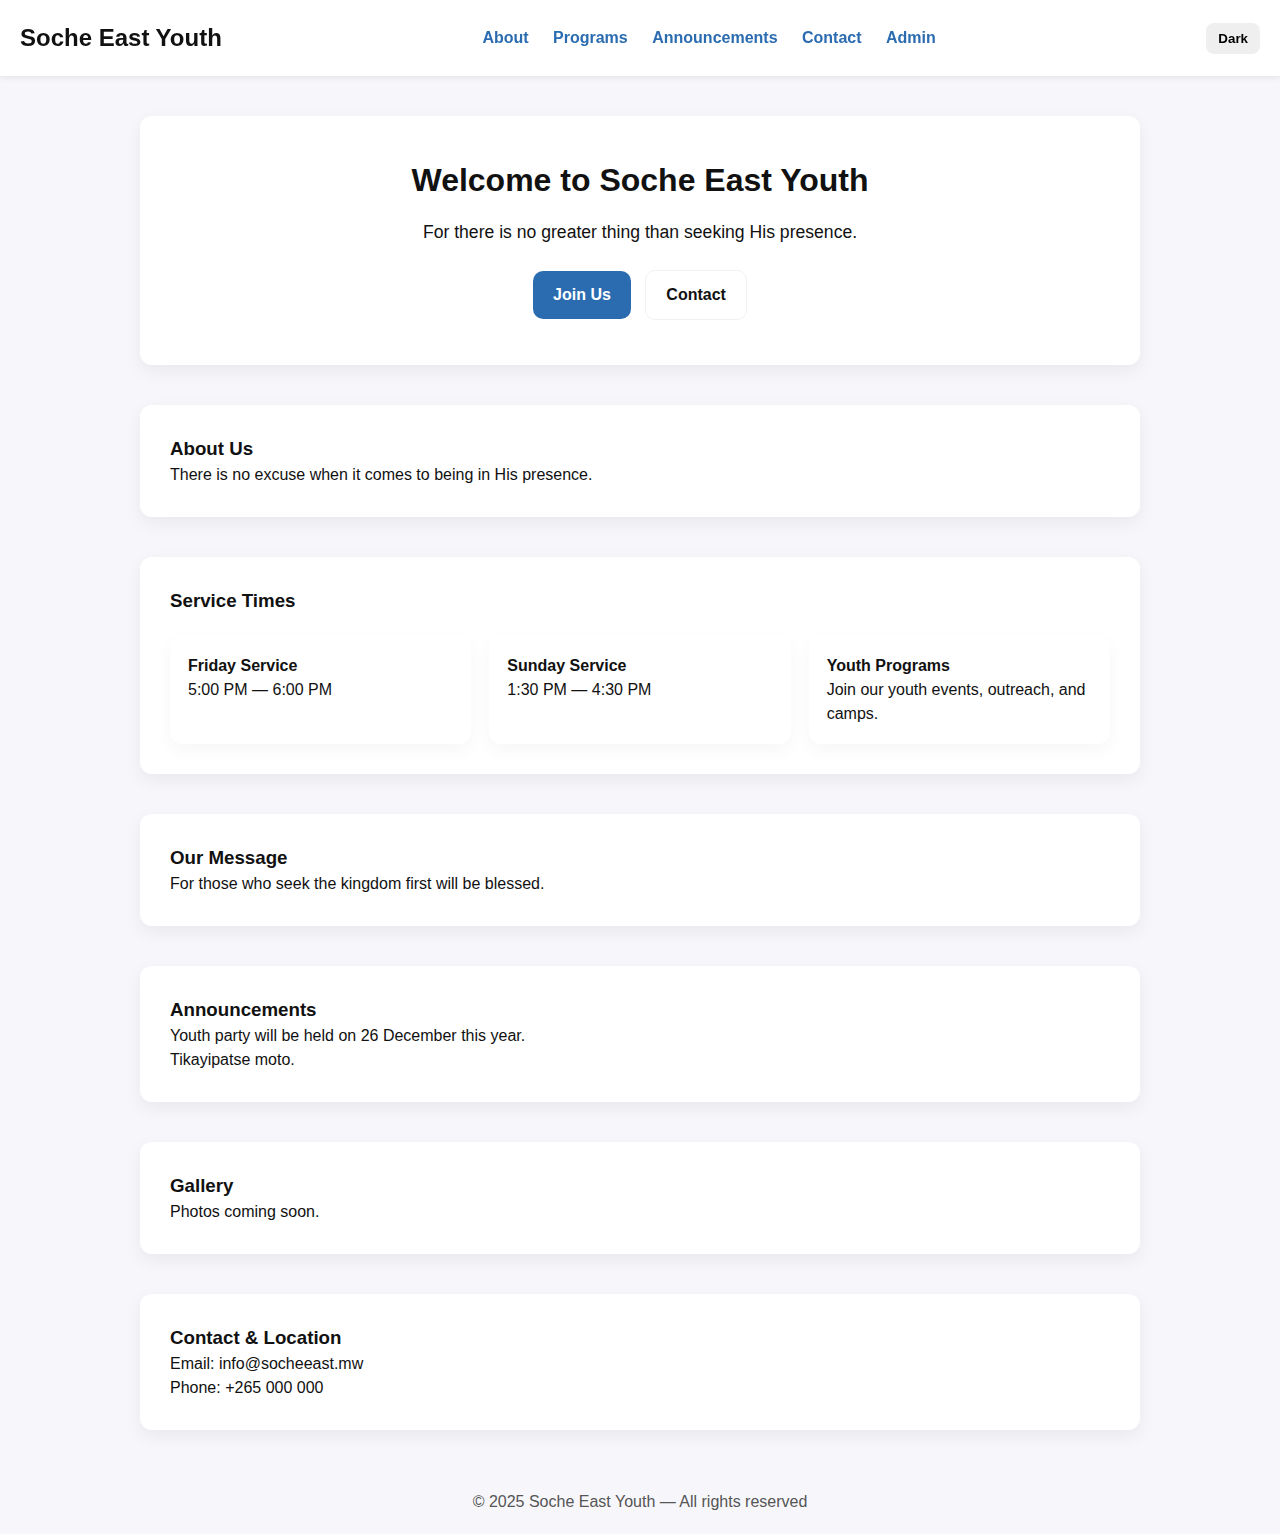
<file: church-website/index.html>
<!DOCTYPE html>
<html lang="en">
<head>
<meta charset="UTF-8">
<meta name="viewport" content="width=device-width, initial-scale=1.0">
<title>Soche East Youth</title>
<link rel="stylesheet" href="style.css">
</head>
<body>

<header>
  <h1>Soche East Youth</h1>
  <nav>
    <a href="#about">About</a>
    <a href="#programs">Programs</a>
    <a href="#announcements">Announcements</a>
    <a href="#contact">Contact</a>
    <a href="/admin/">Admin</a>
  </nav>
  <button id="theme-btn">Dark</button>
</header>

<section class="hero">
  <h2>Welcome to Soche East Youth</h2>
  <p>For there is no greater thing than seeking His presence.</p>
  <a href="#programs" class="btn btn-primary">Join Us</a>
  <a href="#contact" class="btn btn-ghost">Contact</a>
</section>

<section id="about">
  <h3>About Us</h3>
  <p>There is no excuse when it comes to being in His presence.</p>
</section>

<section id="programs">
  <h3>Service Times</h3>
  <div class="grid">
    <div class="card">
      <h4>Friday Service</h4>
      <p>5:00 PM — 6:00 PM</p>
    </div>
    <div class="card">
      <h4>Sunday Service</h4>
      <p>1:30 PM — 4:30 PM</p>
    </div>
    <div class="card">
      <h4>Youth Programs</h4>
      <p>Join our youth events, outreach, and camps.</p>
    </div>
  </div>
</section>

<section id="congregation">
  <h3>Our Message</h3>
  <p>For those who seek the kingdom first will be blessed.</p>
</section>

<section id="announcements">
  <h3>Announcements</h3>
  <p>Youth party will be held on 26 December this year.</p>
  <p>Tikayipatse moto.</p>
</section>

<section id="gallery">
  <h3>Gallery</h3>
  <p>Photos coming soon.</p>
</section>

<section id="contact">
  <h3>Contact & Location</h3>
  <p>Email: info@socheeast.mw</p>
  <p>Phone: +265 000 000</p>
</section>

<footer>
  © 2025 Soche East Youth — All rights reserved
</footer>

<script>
const themeBtn = document.getElementById('theme-btn');
themeBtn.onclick = () => {
  document.body.classList.toggle('dark');
  themeBtn.textContent = document.body.classList.contains('dark') ? 'Light' : 'Dark';
};
</script>

</body>
</html>
</file>
<file: church-website/style.css>
:root{
  --accent:#2b6cb0;
  --bg:#f7f7fb;
  --card:#fff;
}

*{
  box-sizing:border-box;
  margin:0;
  padding:0;
}

body{
  font-family:Arial, sans-serif;
  background:var(--bg);
  color:#111;
  line-height:1.5;
  scroll-behavior:smooth;
}

header{
  background:var(--card);
  padding:20px;
  box-shadow:0 2px 6px rgba(0,0,0,0.08);
  position:sticky;
  top:0;
  z-index:10;
  display:flex;
  align-items:center;
  justify-content:space-between;
}

header h1{ font-size:1.5rem; }

nav a{
  margin:0 10px;
  text-decoration:none;
  font-weight:600;
  color:var(--accent);
}

button{
  padding:8px 12px;
  border:none;
  border-radius:8px;
  cursor:pointer;
  font-weight:600;
  margin-left:10px;
}

.hero{
  max-width:1000px;
  margin:40px auto 20px auto;
  padding:40px;
  background:var(--card);
  border-radius:12px;
  box-shadow:0 6px 18px rgba(0,0,0,0.06);
  text-align:center;
}

.hero h2{
  margin-bottom:15px;
  font-size:2rem;
}

.hero p{
  margin-bottom:20px;
  font-size:1.1rem;
}

.hero .btn{
  margin:5px;
  display:inline-block;
  padding:12px 20px;
  border-radius:10px;
  text-decoration:none;
  font-weight:600;
}

.btn-primary{
  background:var(--accent);
  color:#fff;
}

.btn-ghost{
  border:1px solid rgba(16,24,40,0.06);
  background:transparent;
  color:#111;
}

section{
  max-width:1000px;
  margin:40px auto;
  padding:30px;
  background:var(--card);
  border-radius:12px;
  box-shadow:0 6px 18px rgba(0,0,0,0.06);
}

.grid{
  display:grid;
  grid-template-columns:repeat(3,1fr);
  gap:18px;
  margin-top:20px;
}

.card{
  padding:18px;
  background:var(--card);
  border-radius:12px;
  box-shadow:0 6px 18px rgba(16,24,40,0.04);
}

footer{
  margin-top:30px;
  padding:20px;
  text-align:center;
  color:#555;
}

/* Dark Mode */
.dark{
  background:#111;
  color:#eee;
}

.dark header,
.dark footer,
.dark section,
.dark .card,
.dark .hero{
  background:#1e1e1e;
  color:#eee;
}

.dark nav a{
  color:#eee;
}

/* Responsive */
@media(max-width:768px){
  .grid{
    grid-template-columns:1fr;
  }
}
</file>
